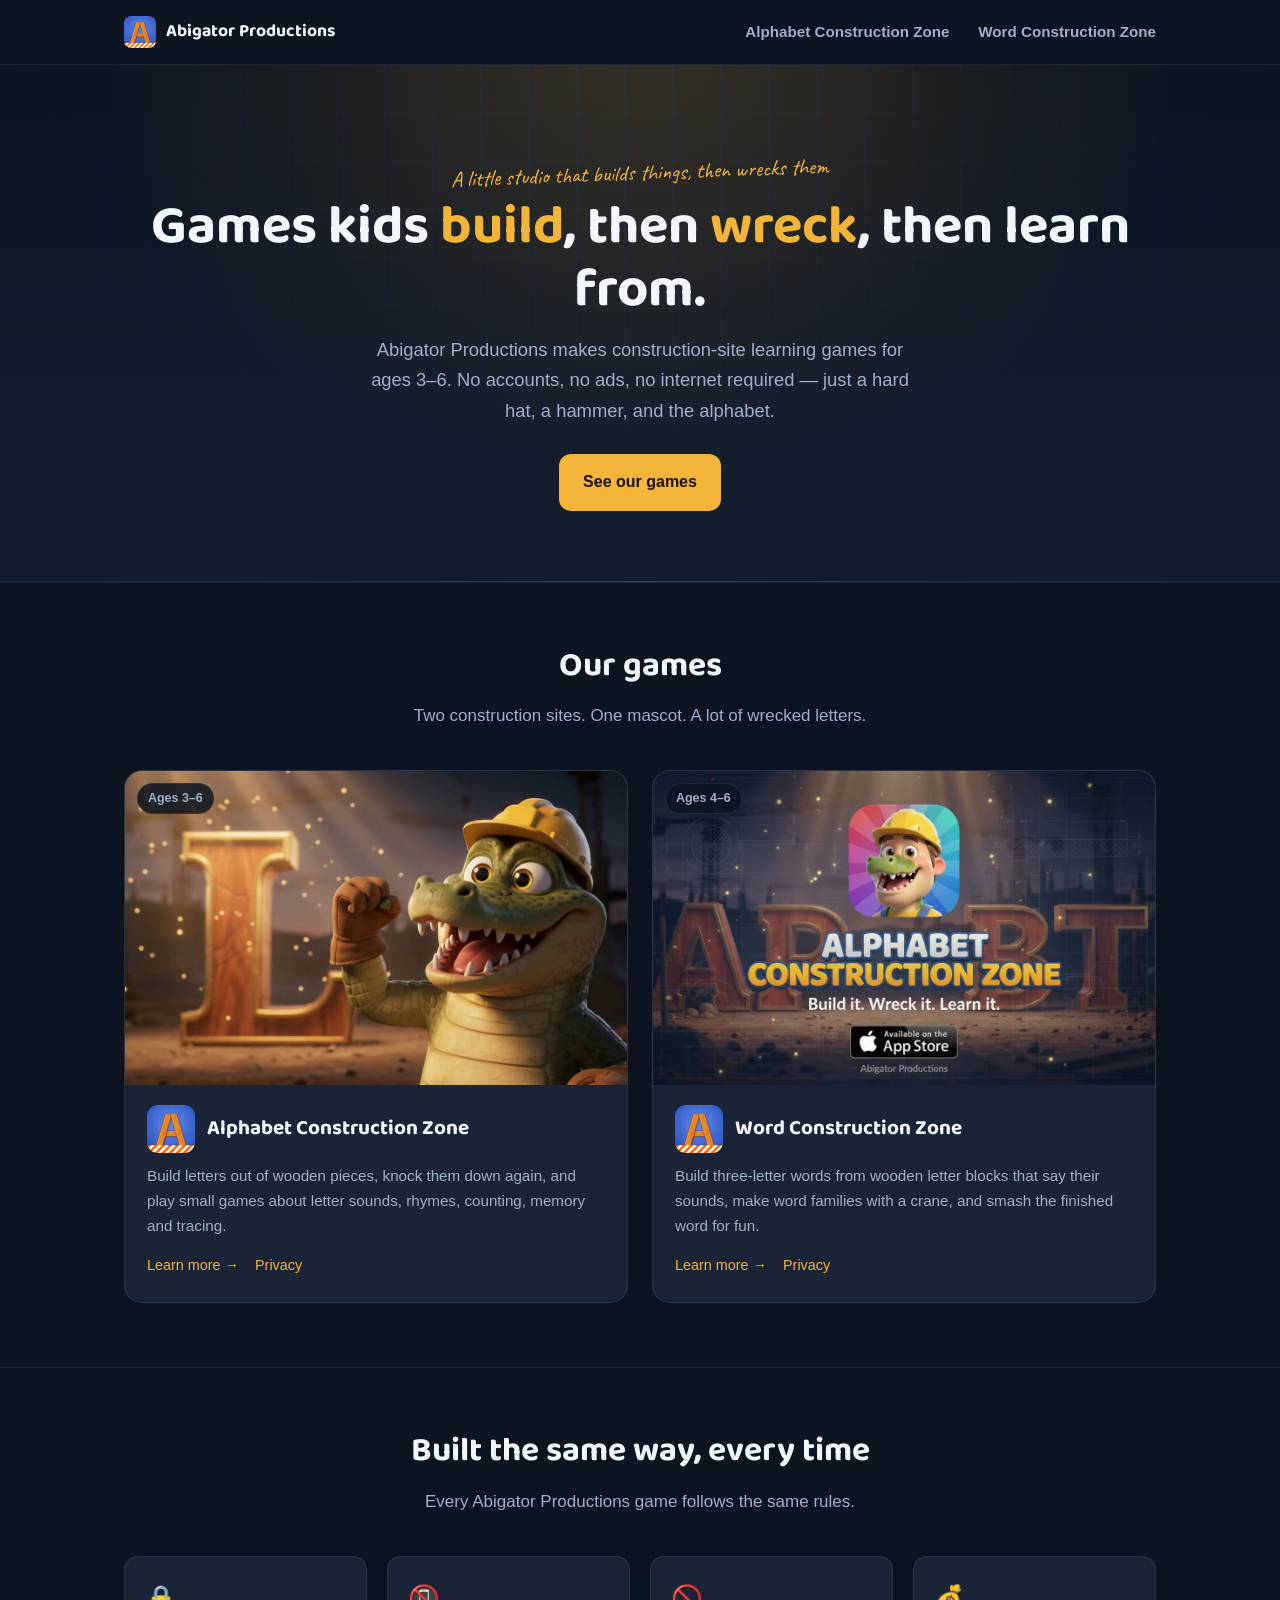
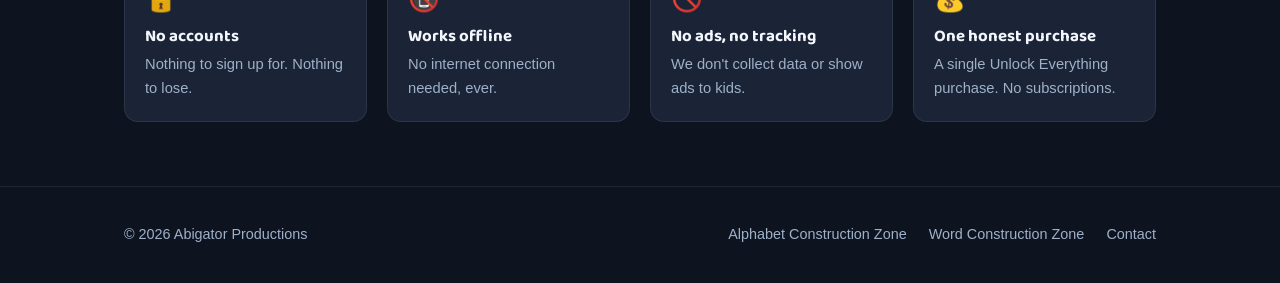
<file: index.html>
<!doctype html>
<html lang="en">
<head>
<meta charset="utf-8">
<meta name="viewport" content="width=device-width, initial-scale=1">
<title>Abigator Productions &mdash; Build it. Wreck it. Learn it.</title>
<meta name="description" content="Abigator Productions makes construction-site learning games for young kids: Alphabet Construction Zone and Word Construction Zone.">
<link rel="icon" href="assets/img/acz-icon.png">
<link rel="preconnect" href="https://fonts.googleapis.com">
<link href="https://fonts.googleapis.com/css2?family=Baloo+2:wght@600;700;800&family=Caveat:wght@600&display=swap" rel="stylesheet">
<link rel="stylesheet" href="assets/css/style.css">
</head>
<body>

<header class="site-nav">
  <div class="wrap">
    <a class="brand" href="index.html"><img src="assets/img/acz-icon.png" alt=""> Abigator Productions</a>
    <nav>
      <a href="alphabet-construction-zone.html">Alphabet Construction Zone</a>
      <a href="word-construction-zone.html">Word Construction Zone</a>
    </nav>
  </div>
</header>

<section class="hero">
  <div class="wrap hero-inner">
    <span class="eyebrow">A little studio that builds things, then wrecks them</span>
    <h1>Games kids <span class="accent">build</span>, then <span class="accent">wreck</span>, then learn from.</h1>
    <p class="lead">Abigator Productions makes construction-site learning games for ages 3&ndash;6. No accounts, no ads, no internet required &mdash; just a hard hat, a hammer, and the alphabet.</p>
    <div class="hero-cta">
      <a class="btn btn-primary" href="#games">See our games</a>
    </div>
  </div>
</section>

<section id="games">
  <div class="wrap">
    <div class="section-head">
      <h2>Our games</h2>
      <p>Two construction sites. One mascot. A lot of wrecked letters.</p>
    </div>
    <div class="games-grid">

      <div class="game-card">
        <div class="thumb">
          <video muted loop autoplay playsinline poster="assets/img/acz-hero.png">
            <source src="assets/video/acz-promo-2.mp4" type="video/mp4">
          </video>
          <span class="badge-age">Ages 3&ndash;6</span>
        </div>
        <div class="body">
          <div class="icon-row">
            <img src="assets/img/acz-icon.png" alt="Alphabet Construction Zone icon">
            <h3>Alphabet Construction Zone</h3>
          </div>
          <p>Build letters out of wooden pieces, knock them down again, and play small games about letter sounds, rhymes, counting, memory and tracing.</p>
          <div class="links">
            <a href="alphabet-construction-zone.html">Learn more &rarr;</a>
            <a href="privacy-alphabet.html">Privacy</a>
          </div>
        </div>
      </div>

      <div class="game-card">
        <div class="thumb">
          <img src="assets/img/acz-logo-card.png" alt="Word Construction Zone">
          <span class="badge-age">Ages 4&ndash;6</span>
        </div>
        <div class="body">
          <div class="icon-row">
            <img src="assets/img/acz-icon.png" alt="Word Construction Zone icon">
            <h3>Word Construction Zone</h3>
          </div>
          <p>Build three-letter words from wooden letter blocks that say their sounds, make word families with a crane, and smash the finished word for fun.</p>
          <div class="links">
            <a href="word-construction-zone.html">Learn more &rarr;</a>
            <a href="privacy-word.html">Privacy</a>
          </div>
        </div>
      </div>

    </div>
  </div>
</section>

<section>
  <div class="wrap">
    <div class="section-head">
      <h2>Built the same way, every time</h2>
      <p>Every Abigator Productions game follows the same rules.</p>
    </div>
    <div class="features">
      <div class="feature"><div class="ico">&#128274;</div><h3>No accounts</h3><p>Nothing to sign up for. Nothing to lose.</p></div>
      <div class="feature"><div class="ico">&#128245;</div><h3>Works offline</h3><p>No internet connection needed, ever.</p></div>
      <div class="feature"><div class="ico">&#128683;</div><h3>No ads, no tracking</h3><p>We don't collect data or show ads to kids.</p></div>
      <div class="feature"><div class="ico">&#128176;</div><h3>One honest purchase</h3><p>A single Unlock Everything purchase. No subscriptions.</p></div>
    </div>
  </div>
</section>

<footer>
  <div class="wrap">
    <span>&copy; 2026 Abigator Productions</span>
    <nav>
      <a href="alphabet-construction-zone.html">Alphabet Construction Zone</a>
      <a href="word-construction-zone.html">Word Construction Zone</a>
      <a href="mailto:andrew@abigatorproductions.com">Contact</a>
    </nav>
  </div>
</footer>

</body>
</html>
</file>
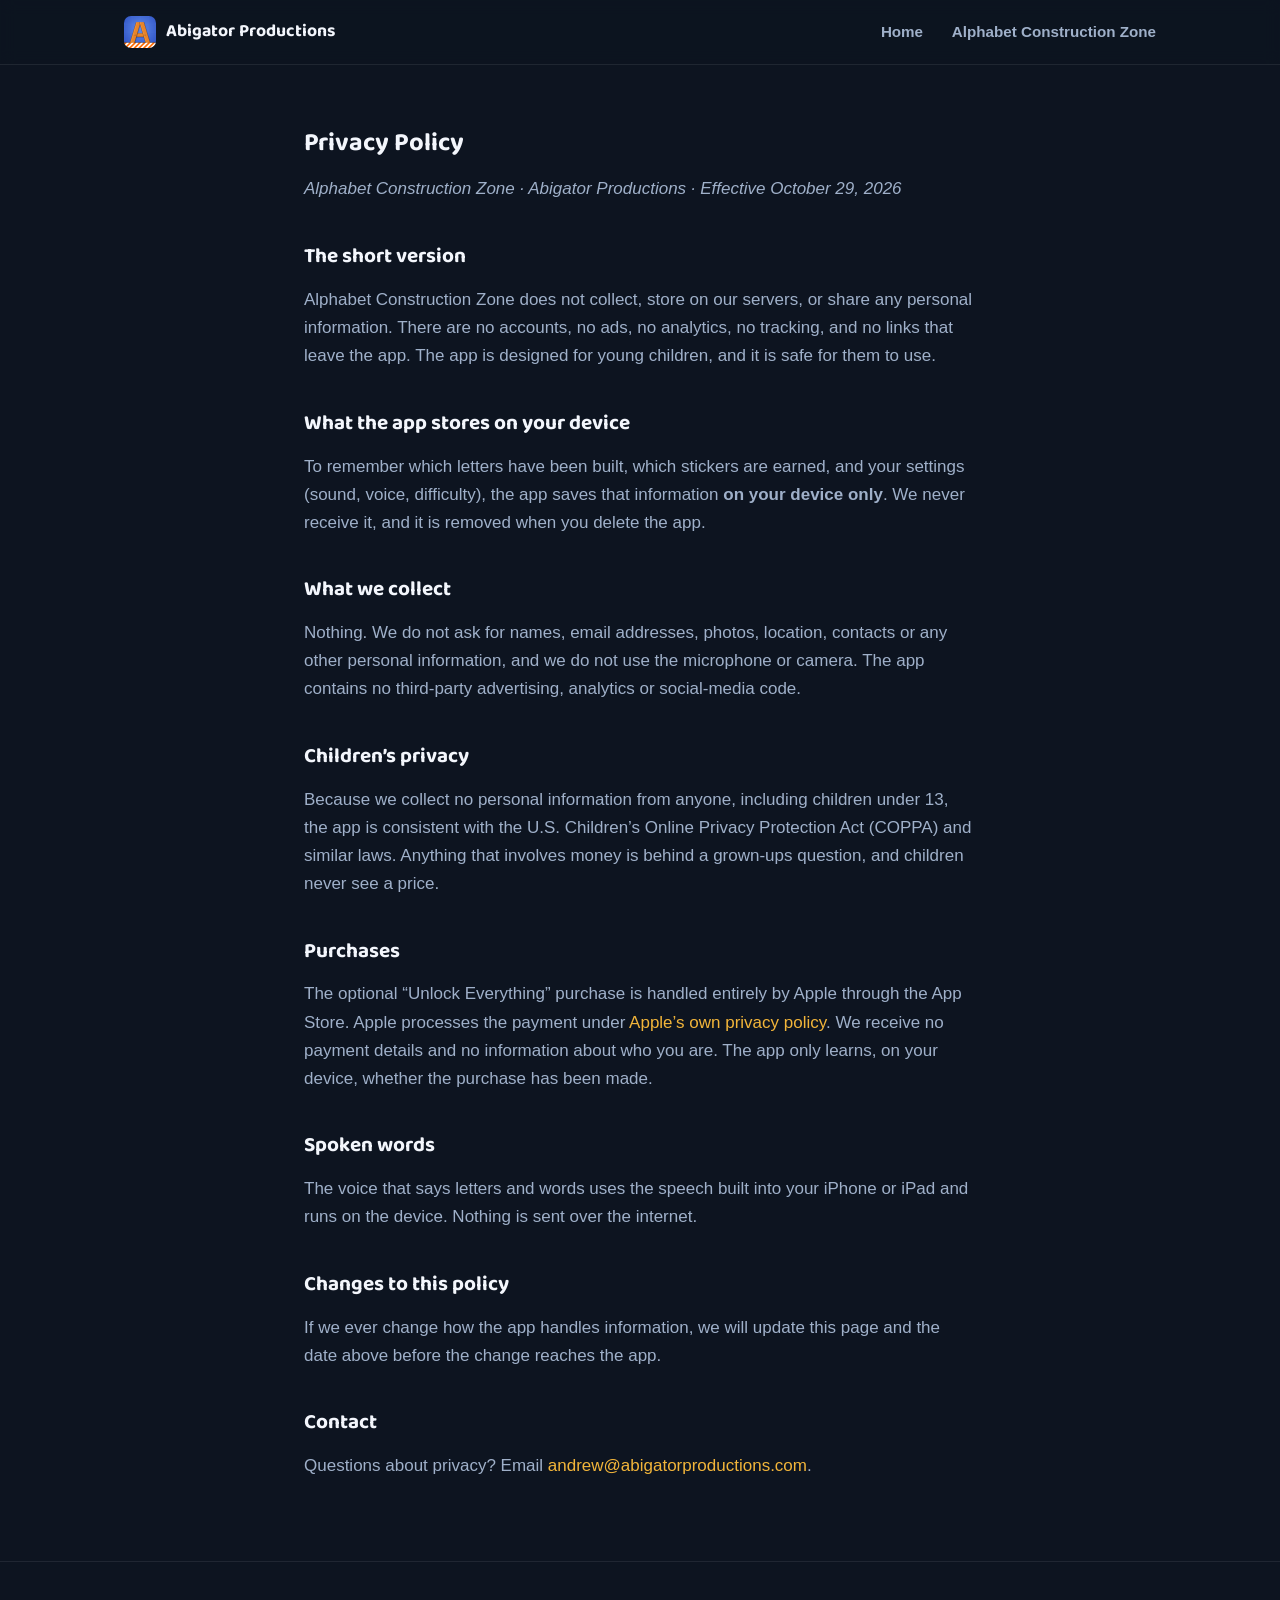
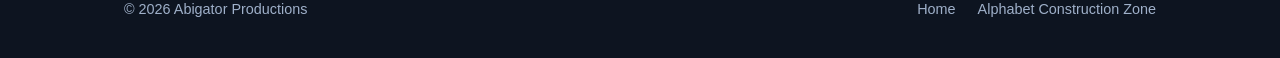
<file: privacy-alphabet.html>
<!doctype html>
<html lang="en">
<head>
<meta charset="utf-8">
<meta name="viewport" content="width=device-width, initial-scale=1">
<title>Alphabet Construction Zone Privacy Policy &mdash; Abigator Productions</title>
<link rel="icon" href="assets/img/acz-icon.png">
<link rel="preconnect" href="https://fonts.googleapis.com">
<link href="https://fonts.googleapis.com/css2?family=Baloo+2:wght@600;700;800&family=Caveat:wght@600&display=swap" rel="stylesheet">
<link rel="stylesheet" href="assets/css/style.css">
</head>
<body>

<header class="site-nav">
  <div class="wrap">
    <a class="brand" href="index.html"><img src="assets/img/acz-icon.png" alt=""> Abigator Productions</a>
    <nav>
      <a href="index.html">Home</a>
      <a href="alphabet-construction-zone.html">Alphabet Construction Zone</a>
    </nav>
  </div>
</header>

<section>
  <div class="wrap doc">
    <h1>Privacy Policy</h1>
    <p class="effective">Alphabet Construction Zone &middot; Abigator Productions &middot; Effective October 29, 2026</p>

    <h2>The short version</h2>
    <p>Alphabet Construction Zone does not collect, store on our servers, or share any personal information. There are no accounts, no ads, no analytics, no tracking, and no links that leave the app. The app is designed for young children, and it is safe for them to use.</p>

    <h2>What the app stores on your device</h2>
    <p>To remember which letters have been built, which stickers are earned, and your settings (sound, voice, difficulty), the app saves that information <strong>on your device only</strong>. We never receive it, and it is removed when you delete the app.</p>

    <h2>What we collect</h2>
    <p>Nothing. We do not ask for names, email addresses, photos, location, contacts or any other personal information, and we do not use the microphone or camera. The app contains no third-party advertising, analytics or social-media code.</p>

    <h2>Children&rsquo;s privacy</h2>
    <p>Because we collect no personal information from anyone, including children under 13, the app is consistent with the U.S. Children&rsquo;s Online Privacy Protection Act (COPPA) and similar laws. Anything that involves money is behind a grown-ups question, and children never see a price.</p>

    <h2>Purchases</h2>
    <p>The optional &ldquo;Unlock Everything&rdquo; purchase is handled entirely by Apple through the App Store. Apple processes the payment under <a href="https://www.apple.com/legal/privacy/">Apple&rsquo;s own privacy policy</a>. We receive no payment details and no information about who you are. The app only learns, on your device, whether the purchase has been made.</p>

    <h2>Spoken words</h2>
    <p>The voice that says letters and words uses the speech built into your iPhone or iPad and runs on the device. Nothing is sent over the internet.</p>

    <h2>Changes to this policy</h2>
    <p>If we ever change how the app handles information, we will update this page and the date above before the change reaches the app.</p>

    <h2>Contact</h2>
    <p>Questions about privacy? Email <a href="mailto:andrew@abigatorproductions.com?subject=Alphabet%20Construction%20Zone%20privacy">andrew@abigatorproductions.com</a>.</p>
  </div>
</section>

<footer>
  <div class="wrap">
    <span>&copy; 2026 Abigator Productions</span>
    <nav>
      <a href="index.html">Home</a>
      <a href="alphabet-construction-zone.html">Alphabet Construction Zone</a>
    </nav>
  </div>
</footer>

</body>
</html>
</file>
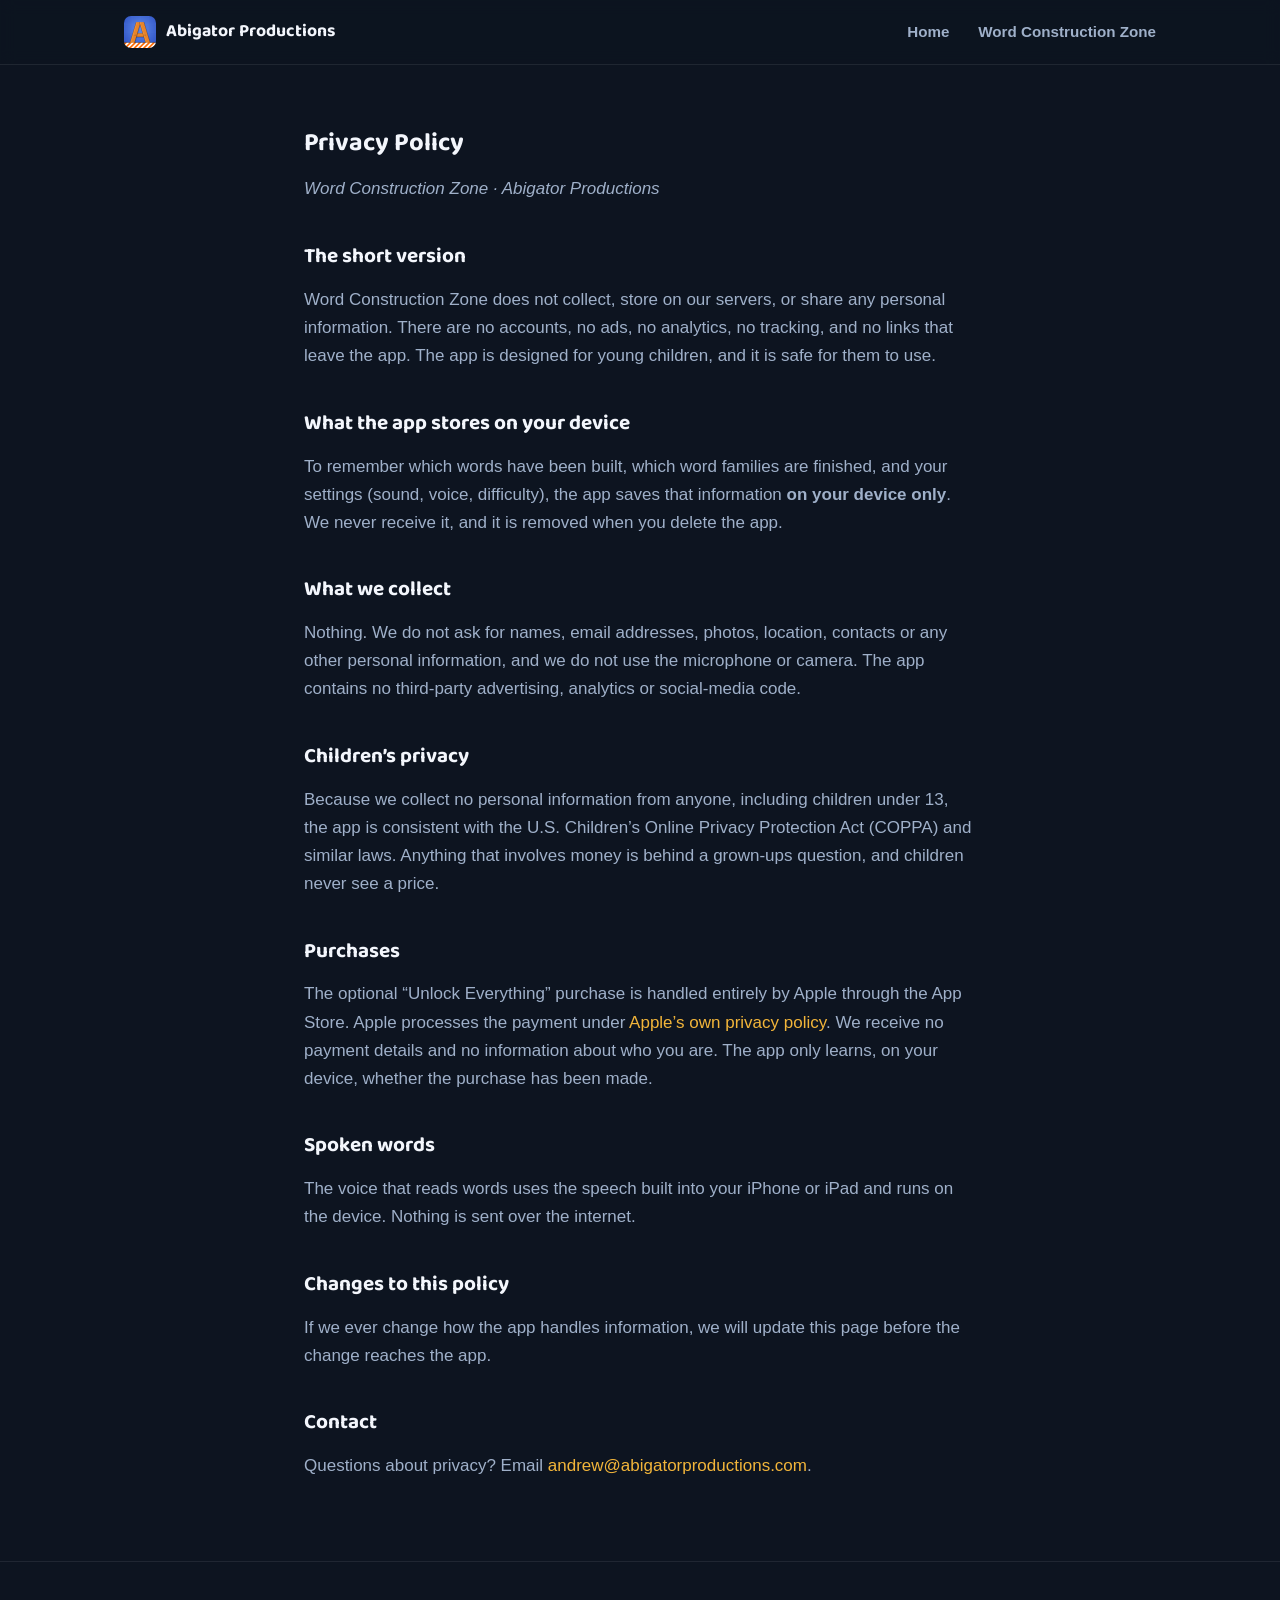
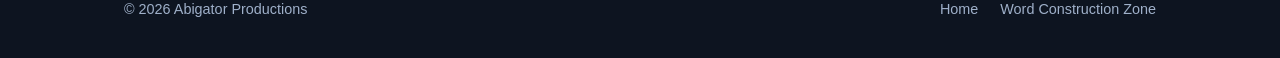
<file: privacy-word.html>
<!doctype html>
<html lang="en">
<head>
<meta charset="utf-8">
<meta name="viewport" content="width=device-width, initial-scale=1">
<title>Word Construction Zone Privacy Policy &mdash; Abigator Productions</title>
<link rel="icon" href="assets/img/acz-icon.png">
<link rel="preconnect" href="https://fonts.googleapis.com">
<link href="https://fonts.googleapis.com/css2?family=Baloo+2:wght@600;700;800&family=Caveat:wght@600&display=swap" rel="stylesheet">
<link rel="stylesheet" href="assets/css/style.css">
</head>
<body>

<header class="site-nav">
  <div class="wrap">
    <a class="brand" href="index.html"><img src="assets/img/acz-icon.png" alt=""> Abigator Productions</a>
    <nav>
      <a href="index.html">Home</a>
      <a href="word-construction-zone.html">Word Construction Zone</a>
    </nav>
  </div>
</header>

<section>
  <div class="wrap doc">
    <h1>Privacy Policy</h1>
    <p class="effective">Word Construction Zone &middot; Abigator Productions</p>

    <h2>The short version</h2>
    <p>Word Construction Zone does not collect, store on our servers, or share any personal information. There are no accounts, no ads, no analytics, no tracking, and no links that leave the app. The app is designed for young children, and it is safe for them to use.</p>

    <h2>What the app stores on your device</h2>
    <p>To remember which words have been built, which word families are finished, and your settings (sound, voice, difficulty), the app saves that information <strong>on your device only</strong>. We never receive it, and it is removed when you delete the app.</p>

    <h2>What we collect</h2>
    <p>Nothing. We do not ask for names, email addresses, photos, location, contacts or any other personal information, and we do not use the microphone or camera. The app contains no third-party advertising, analytics or social-media code.</p>

    <h2>Children&rsquo;s privacy</h2>
    <p>Because we collect no personal information from anyone, including children under 13, the app is consistent with the U.S. Children&rsquo;s Online Privacy Protection Act (COPPA) and similar laws. Anything that involves money is behind a grown-ups question, and children never see a price.</p>

    <h2>Purchases</h2>
    <p>The optional &ldquo;Unlock Everything&rdquo; purchase is handled entirely by Apple through the App Store. Apple processes the payment under <a href="https://www.apple.com/legal/privacy/">Apple&rsquo;s own privacy policy</a>. We receive no payment details and no information about who you are. The app only learns, on your device, whether the purchase has been made.</p>

    <h2>Spoken words</h2>
    <p>The voice that reads words uses the speech built into your iPhone or iPad and runs on the device. Nothing is sent over the internet.</p>

    <h2>Changes to this policy</h2>
    <p>If we ever change how the app handles information, we will update this page before the change reaches the app.</p>

    <h2>Contact</h2>
    <p>Questions about privacy? Email <a href="mailto:andrew@abigatorproductions.com?subject=Word%20Construction%20Zone%20privacy">andrew@abigatorproductions.com</a>.</p>
  </div>
</section>

<footer>
  <div class="wrap">
    <span>&copy; 2026 Abigator Productions</span>
    <nav>
      <a href="index.html">Home</a>
      <a href="word-construction-zone.html">Word Construction Zone</a>
    </nav>
  </div>
</footer>

</body>
</html>
</file>
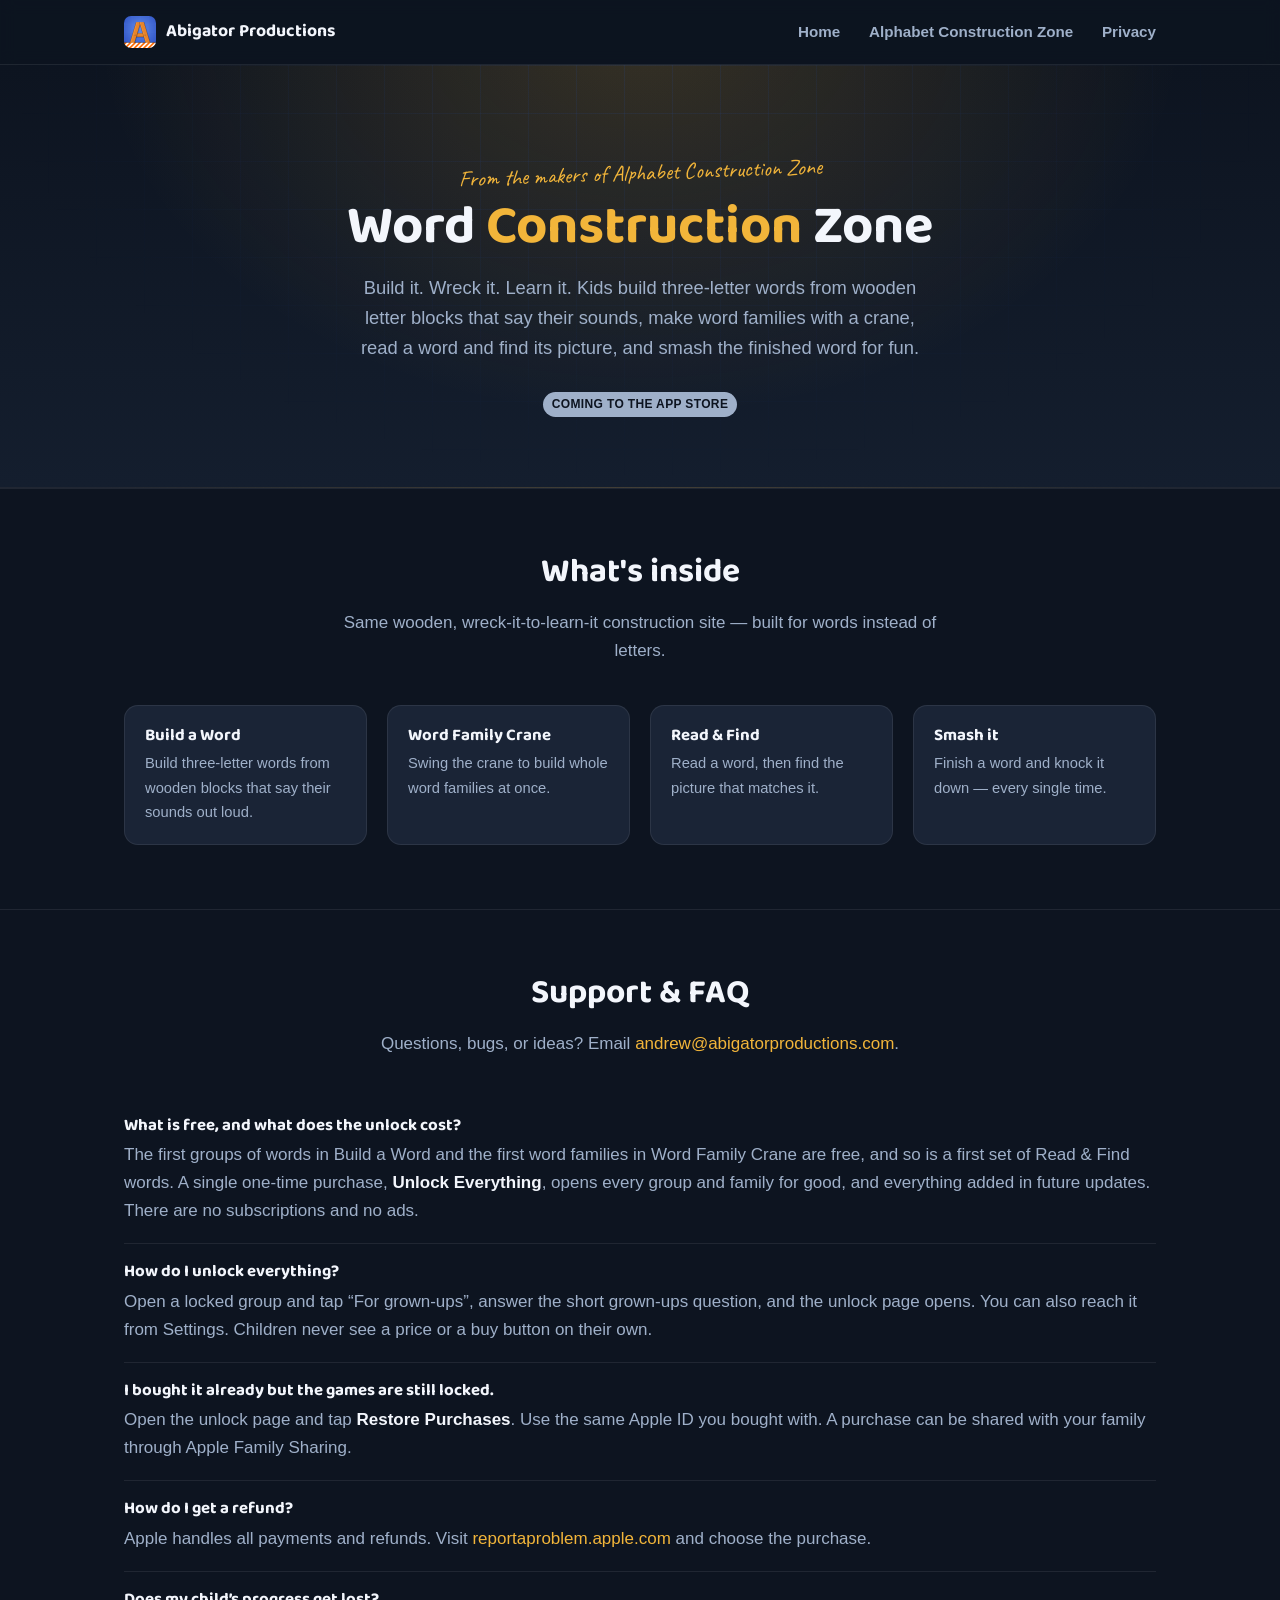
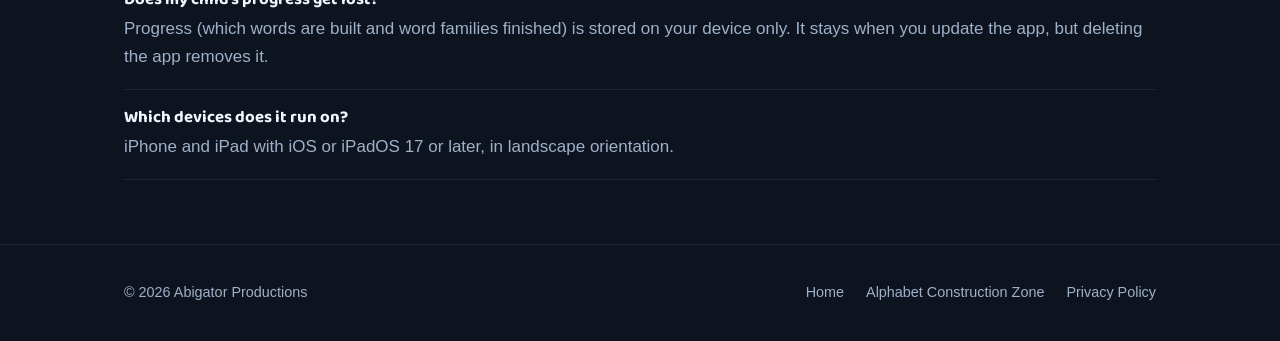
<file: word-construction-zone.html>
<!doctype html>
<html lang="en">
<head>
<meta charset="utf-8">
<meta name="viewport" content="width=device-width, initial-scale=1">
<title>Word Construction Zone &mdash; Abigator Productions</title>
<meta name="description" content="Build it. Wreck it. Learn it. A construction-site word game for ages 4-6, from Abigator Productions.">
<link rel="icon" href="assets/img/acz-icon.png">
<link rel="preconnect" href="https://fonts.googleapis.com">
<link href="https://fonts.googleapis.com/css2?family=Baloo+2:wght@600;700;800&family=Caveat:wght@600&display=swap" rel="stylesheet">
<link rel="stylesheet" href="assets/css/style.css">
</head>
<body>

<header class="site-nav">
  <div class="wrap">
    <a class="brand" href="index.html"><img src="assets/img/acz-icon.png" alt=""> Abigator Productions</a>
    <nav>
      <a href="index.html">Home</a>
      <a href="alphabet-construction-zone.html">Alphabet Construction Zone</a>
      <a href="privacy-word.html">Privacy</a>
    </nav>
  </div>
</header>

<section class="hero">
  <div class="wrap hero-inner">
    <span class="eyebrow">From the makers of Alphabet Construction Zone</span>
    <h1>Word <span class="accent">Construction</span> Zone</h1>
    <p class="lead">Build it. Wreck it. Learn it. Kids build three-letter words from wooden letter blocks that say their sounds, make word families with a crane, read a word and find its picture, and smash the finished word for fun.</p>
    <div class="hero-cta">
      <span class="tag-coming-soon">Coming to the App Store</span>
    </div>
  </div>
</section>

<section>
  <div class="wrap">
    <div class="section-head">
      <h2>What's inside</h2>
      <p>Same wooden, wreck-it-to-learn-it construction site &mdash; built for words instead of letters.</p>
    </div>
    <div class="features">
      <div class="feature"><h3>Build a Word</h3><p>Build three-letter words from wooden blocks that say their sounds out loud.</p></div>
      <div class="feature"><h3>Word Family Crane</h3><p>Swing the crane to build whole word families at once.</p></div>
      <div class="feature"><h3>Read &amp; Find</h3><p>Read a word, then find the picture that matches it.</p></div>
      <div class="feature"><h3>Smash it</h3><p>Finish a word and knock it down &mdash; every single time.</p></div>
    </div>
  </div>
</section>

<section>
  <div class="wrap">
    <div class="section-head">
      <h2>Support &amp; FAQ</h2>
      <p>Questions, bugs, or ideas? Email <a href="mailto:andrew@abigatorproductions.com?subject=Word%20Construction%20Zone">andrew@abigatorproductions.com</a>.</p>
    </div>

    <div class="faq-item">
      <h3>What is free, and what does the unlock cost?</h3>
      <p>The first groups of words in Build a Word and the first word families in Word Family Crane are free, and so is a first set of Read &amp; Find words. A single one-time purchase, <strong>Unlock Everything</strong>, opens every group and family for good, and everything added in future updates. There are no subscriptions and no ads.</p>
    </div>
    <div class="faq-item">
      <h3>How do I unlock everything?</h3>
      <p>Open a locked group and tap &ldquo;For grown-ups&rdquo;, answer the short grown-ups question, and the unlock page opens. You can also reach it from Settings. Children never see a price or a buy button on their own.</p>
    </div>
    <div class="faq-item">
      <h3>I bought it already but the games are still locked.</h3>
      <p>Open the unlock page and tap <strong>Restore Purchases</strong>. Use the same Apple ID you bought with. A purchase can be shared with your family through Apple Family Sharing.</p>
    </div>
    <div class="faq-item">
      <h3>How do I get a refund?</h3>
      <p>Apple handles all payments and refunds. Visit <a href="https://reportaproblem.apple.com">reportaproblem.apple.com</a> and choose the purchase.</p>
    </div>
    <div class="faq-item">
      <h3>Does my child&rsquo;s progress get lost?</h3>
      <p>Progress (which words are built and word families finished) is stored on your device only. It stays when you update the app, but deleting the app removes it.</p>
    </div>
    <div class="faq-item">
      <h3>Which devices does it run on?</h3>
      <p>iPhone and iPad with iOS or iPadOS 17 or later, in landscape orientation.</p>
    </div>
  </div>
</section>

<footer>
  <div class="wrap">
    <span>&copy; 2026 Abigator Productions</span>
    <nav>
      <a href="index.html">Home</a>
      <a href="alphabet-construction-zone.html">Alphabet Construction Zone</a>
      <a href="privacy-word.html">Privacy Policy</a>
    </nav>
  </div>
</footer>

</body>
</html>
</file>
<file: assets/css/style.css>
:root {
  --bg: #0d1420;
  --bg-2: #141e2e;
  --card: #1a2436;
  --ink: #f3f6fc;
  --muted: #9fb0c9;
  --wood: #c97a2e;
  --wood-dark: #8a4e1a;
  --gold: #f2b53a;
  --blueprint: #2457c9;
  --line: rgba(255, 255, 255, 0.08);
}

* { box-sizing: border-box; }

html { scroll-behavior: smooth; }

body {
  margin: 0;
  background: var(--bg);
  color: var(--ink);
  font: 17px/1.65 -apple-system, BlinkMacSystemFont, "Segoe UI", Roboto, sans-serif;
}

h1, h2, h3 {
  font-family: "Baloo 2", -apple-system, sans-serif;
  line-height: 1.15;
  margin: 0 0 0.5em;
}

a { color: var(--gold); text-decoration: none; }
a:hover { text-decoration: underline; }

.wrap { max-width: 1080px; margin: 0 auto; padding: 0 24px; }

/* ---- nav ---- */
.site-nav {
  position: sticky; top: 0; z-index: 20;
  background: rgba(13, 20, 32, 0.9);
  backdrop-filter: blur(8px);
  border-bottom: 1px solid var(--line);
}
.site-nav .wrap { display: flex; align-items: center; justify-content: space-between; height: 64px; }
.brand { display: flex; align-items: center; gap: 10px; font-family: "Baloo 2", sans-serif; font-weight: 700; font-size: 1.1rem; color: var(--ink); }
.brand img { width: 32px; height: 32px; border-radius: 7px; }
.site-nav nav a { color: var(--muted); font-weight: 600; margin-left: 24px; font-size: 0.95rem; }
.site-nav nav a:hover { color: var(--gold); text-decoration: none; }

/* ---- hero ---- */
.hero {
  position: relative;
  padding: 90px 0 70px;
  background:
    radial-gradient(ellipse at 50% -10%, rgba(242, 181, 58, 0.18), transparent 60%),
    linear-gradient(180deg, var(--bg) 0%, var(--bg-2) 100%);
  border-bottom: 1px solid var(--line);
  overflow: hidden;
}
.hero::before {
  content: "";
  position: absolute; inset: 0;
  background-image:
    linear-gradient(rgba(36, 87, 201, 0.12) 1px, transparent 1px),
    linear-gradient(90deg, rgba(36, 87, 201, 0.12) 1px, transparent 1px);
  background-size: 48px 48px;
  mask-image: radial-gradient(ellipse at 50% 0%, black 0%, transparent 70%);
  pointer-events: none;
}
.hero-inner { position: relative; text-align: center; }
.eyebrow {
  display: inline-block; font-family: "Caveat", cursive; font-size: 1.4rem;
  color: var(--gold); transform: rotate(-2deg); margin-bottom: 4px;
}
.hero h1 { font-size: clamp(2.2rem, 5vw, 3.4rem); margin-bottom: 14px; }
.hero h1 .accent { color: var(--gold); }
.hero p.lead { color: var(--muted); font-size: 1.15rem; max-width: 560px; margin: 0 auto 28px; }
.hero-cta { display: flex; gap: 14px; justify-content: center; flex-wrap: wrap; }

/* ---- buttons / badges ---- */
.btn {
  display: inline-flex; align-items: center; gap: 8px;
  padding: 13px 22px; border-radius: 12px; font-weight: 700; font-size: 1rem;
  border: 2px solid transparent;
}
.btn-primary { background: var(--gold); color: #1d1304; }
.btn-primary:hover { background: #ffc859; text-decoration: none; }
.btn-ghost { border-color: var(--line); color: var(--ink); }
.btn-ghost:hover { border-color: var(--gold); color: var(--gold); text-decoration: none; }
.appstore-badge { display: inline-block; }
.appstore-badge img { height: 46px; display: block; }

/* ---- sections ---- */
section { padding: 64px 0; }
section + section { border-top: 1px solid var(--line); }
.section-head { text-align: center; max-width: 620px; margin: 0 auto 40px; }
.section-head h2 { font-size: clamp(1.6rem, 3vw, 2.1rem); }
.section-head p { color: var(--muted); }

/* ---- game cards (studio index) ---- */
.games-grid { display: grid; grid-template-columns: repeat(auto-fit, minmax(300px, 1fr)); gap: 24px; }
.game-card {
  background: var(--card); border: 1px solid var(--line); border-radius: 18px;
  overflow: hidden; display: flex; flex-direction: column;
  transition: transform .15s ease, border-color .15s ease;
}
.game-card:hover { transform: translateY(-4px); border-color: var(--gold); }
.game-card .thumb { aspect-ratio: 16/10; background: #000; position: relative; }
.game-card .thumb img, .game-card .thumb video { width: 100%; height: 100%; object-fit: cover; display: block; }
.game-card .badge-age {
  position: absolute; top: 12px; left: 12px; background: rgba(13,20,32,.85);
  color: var(--muted); font-size: .78rem; font-weight: 700; padding: 4px 10px; border-radius: 999px;
  border: 1px solid var(--line);
}
.game-card .body { padding: 20px 22px 24px; display: flex; flex-direction: column; gap: 10px; flex: 1; }
.game-card .icon-row { display: flex; align-items: center; gap: 12px; }
.game-card .icon-row img { width: 48px; height: 48px; border-radius: 11px; flex-shrink: 0; }
.game-card h3 { font-size: 1.3rem; margin: 0; }
.game-card p { color: var(--muted); margin: 0; font-size: .95rem; flex: 1; }
.game-card .links { display: flex; gap: 16px; margin-top: 6px; font-size: .9rem; flex-wrap: wrap; }
.tag-coming-soon {
  display: inline-block; font-size: .75rem; font-weight: 700; letter-spacing: .03em;
  color: var(--bg); background: var(--muted); padding: 3px 9px; border-radius: 999px; text-transform: uppercase;
}

/* ---- video ---- */
.video-frame {
  border-radius: 18px; overflow: hidden; border: 1px solid var(--line);
  box-shadow: 0 20px 60px rgba(0,0,0,.45);
}
.video-frame video { width: 100%; display: block; background: #000; }

/* ---- feature list ---- */
.features { display: grid; grid-template-columns: repeat(auto-fit, minmax(220px, 1fr)); gap: 20px; }
.feature { background: var(--card); border: 1px solid var(--line); border-radius: 14px; padding: 20px; }
.feature .ico { font-size: 1.6rem; margin-bottom: 8px; }
.feature h3 { font-size: 1.05rem; margin-bottom: 6px; }
.feature p { color: var(--muted); font-size: .92rem; margin: 0; }

/* ---- screenshots ---- */
.shots { display: grid; grid-auto-flow: column; grid-auto-columns: minmax(180px, 1fr); gap: 16px; overflow-x: auto; padding-bottom: 8px; }
.shots img { width: 100%; border-radius: 14px; border: 1px solid var(--line); display: block; }

/* ---- faq ---- */
.faq-item { border-bottom: 1px solid var(--line); padding: 18px 0; }
.faq-item h3 { font-size: 1.05rem; margin-bottom: 6px; color: var(--ink); }
.faq-item p { color: var(--muted); margin: 0; }
.faq-item p strong { color: var(--ink); }

/* ---- plain text page (privacy) ---- */
.doc { max-width: 720px; margin: 0 auto; }
.doc h2 { margin-top: 2em; font-size: 1.3rem; }
.doc p, .doc li { color: var(--muted); }
.doc .effective { color: var(--muted); font-style: italic; }

/* ---- footer ---- */
footer { border-top: 1px solid var(--line); padding: 36px 0; color: var(--muted); font-size: .9rem; }
footer .wrap { display: flex; justify-content: space-between; align-items: center; flex-wrap: wrap; gap: 12px; }
footer a { color: var(--muted); margin-left: 18px; }
footer a:hover { color: var(--gold); }

@media (max-width: 640px) {
  .site-nav nav a { margin-left: 14px; font-size: .85rem; }
  footer .wrap { flex-direction: column; text-align: center; }
  footer a { margin: 0 8px; }
}
</file>
